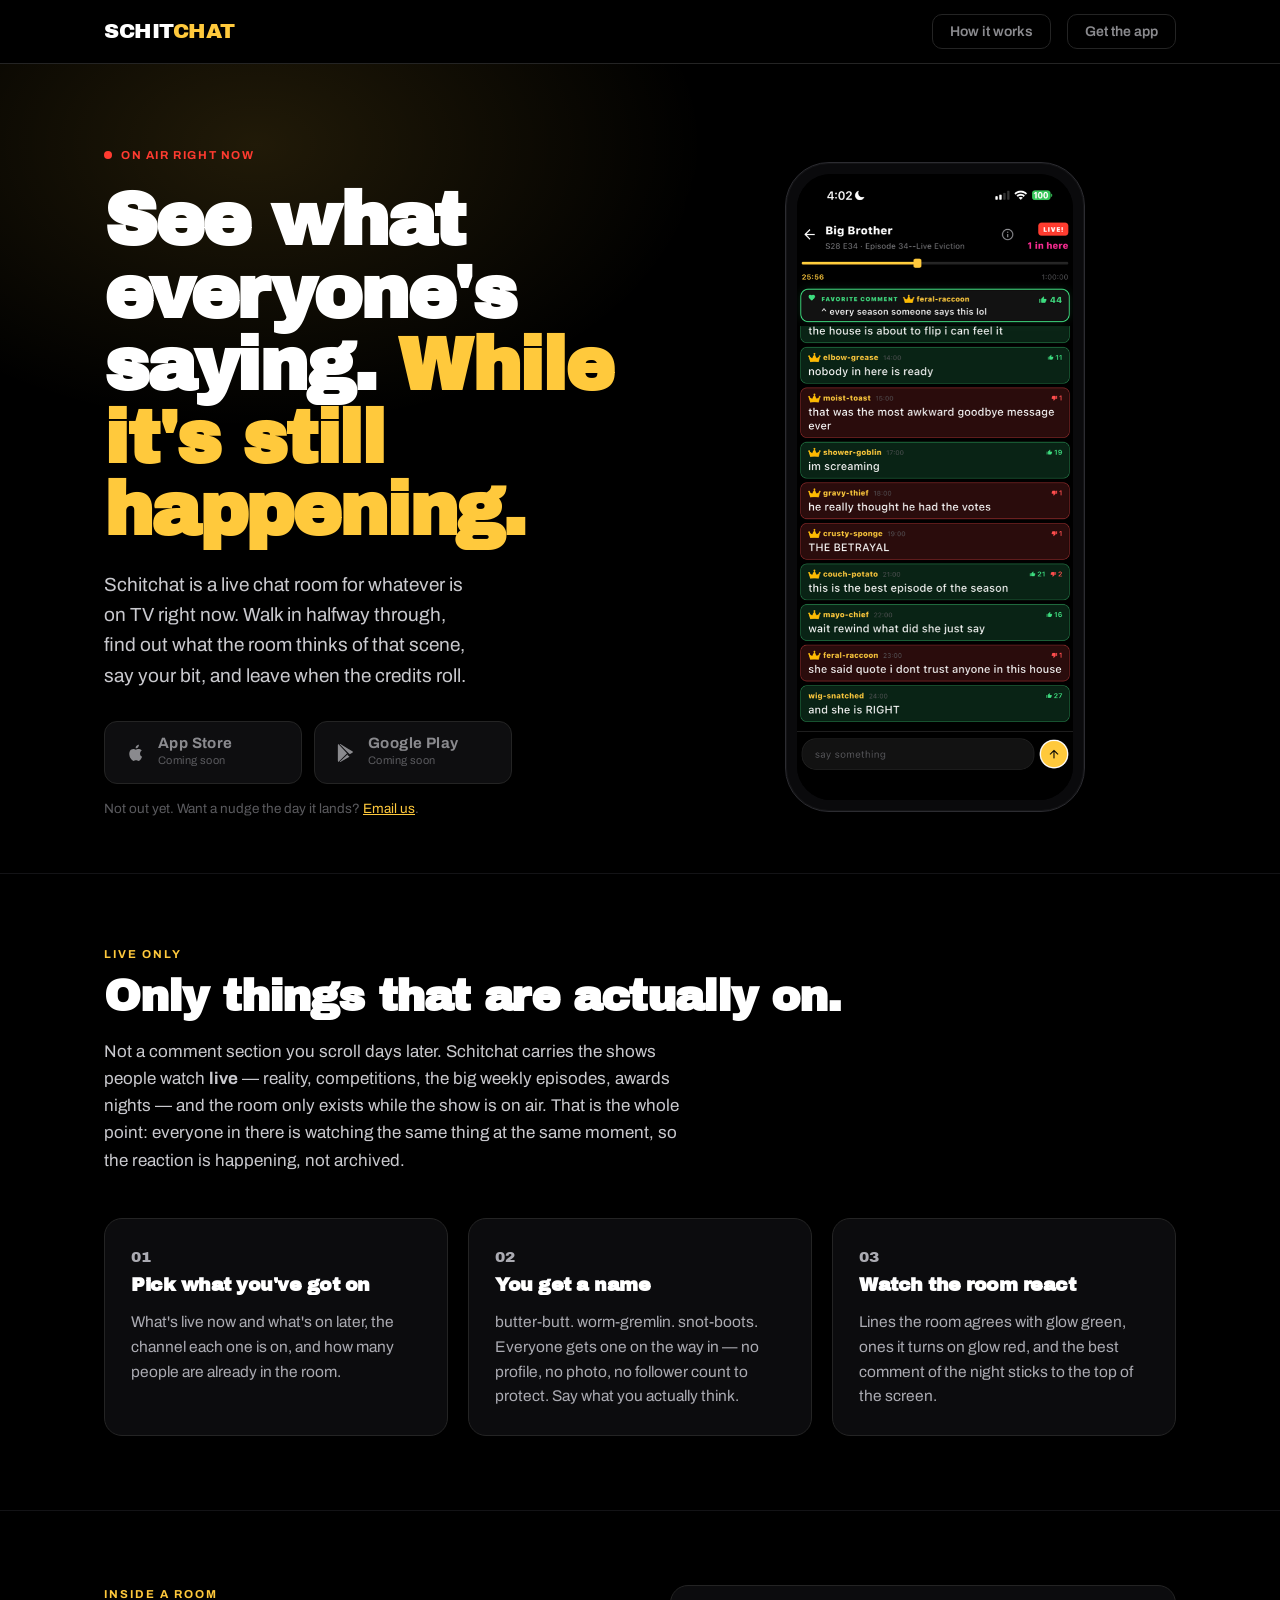
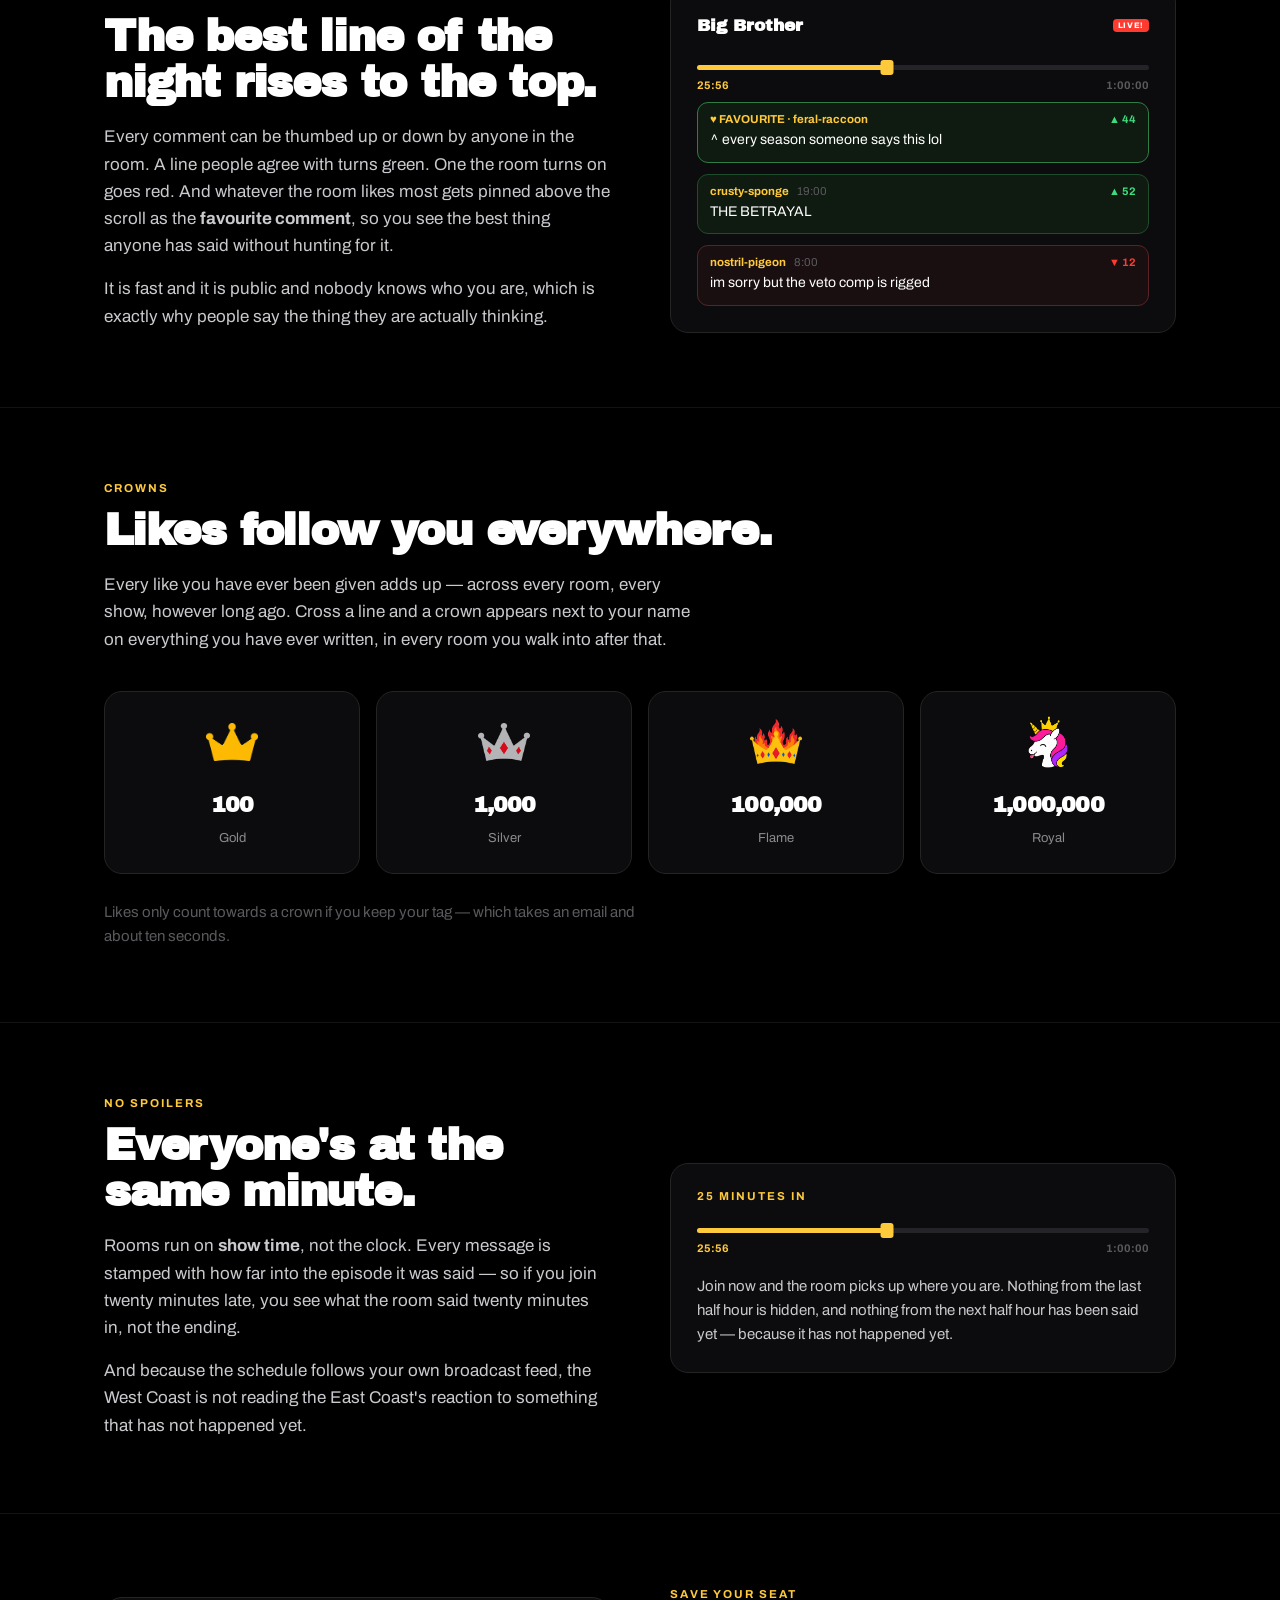
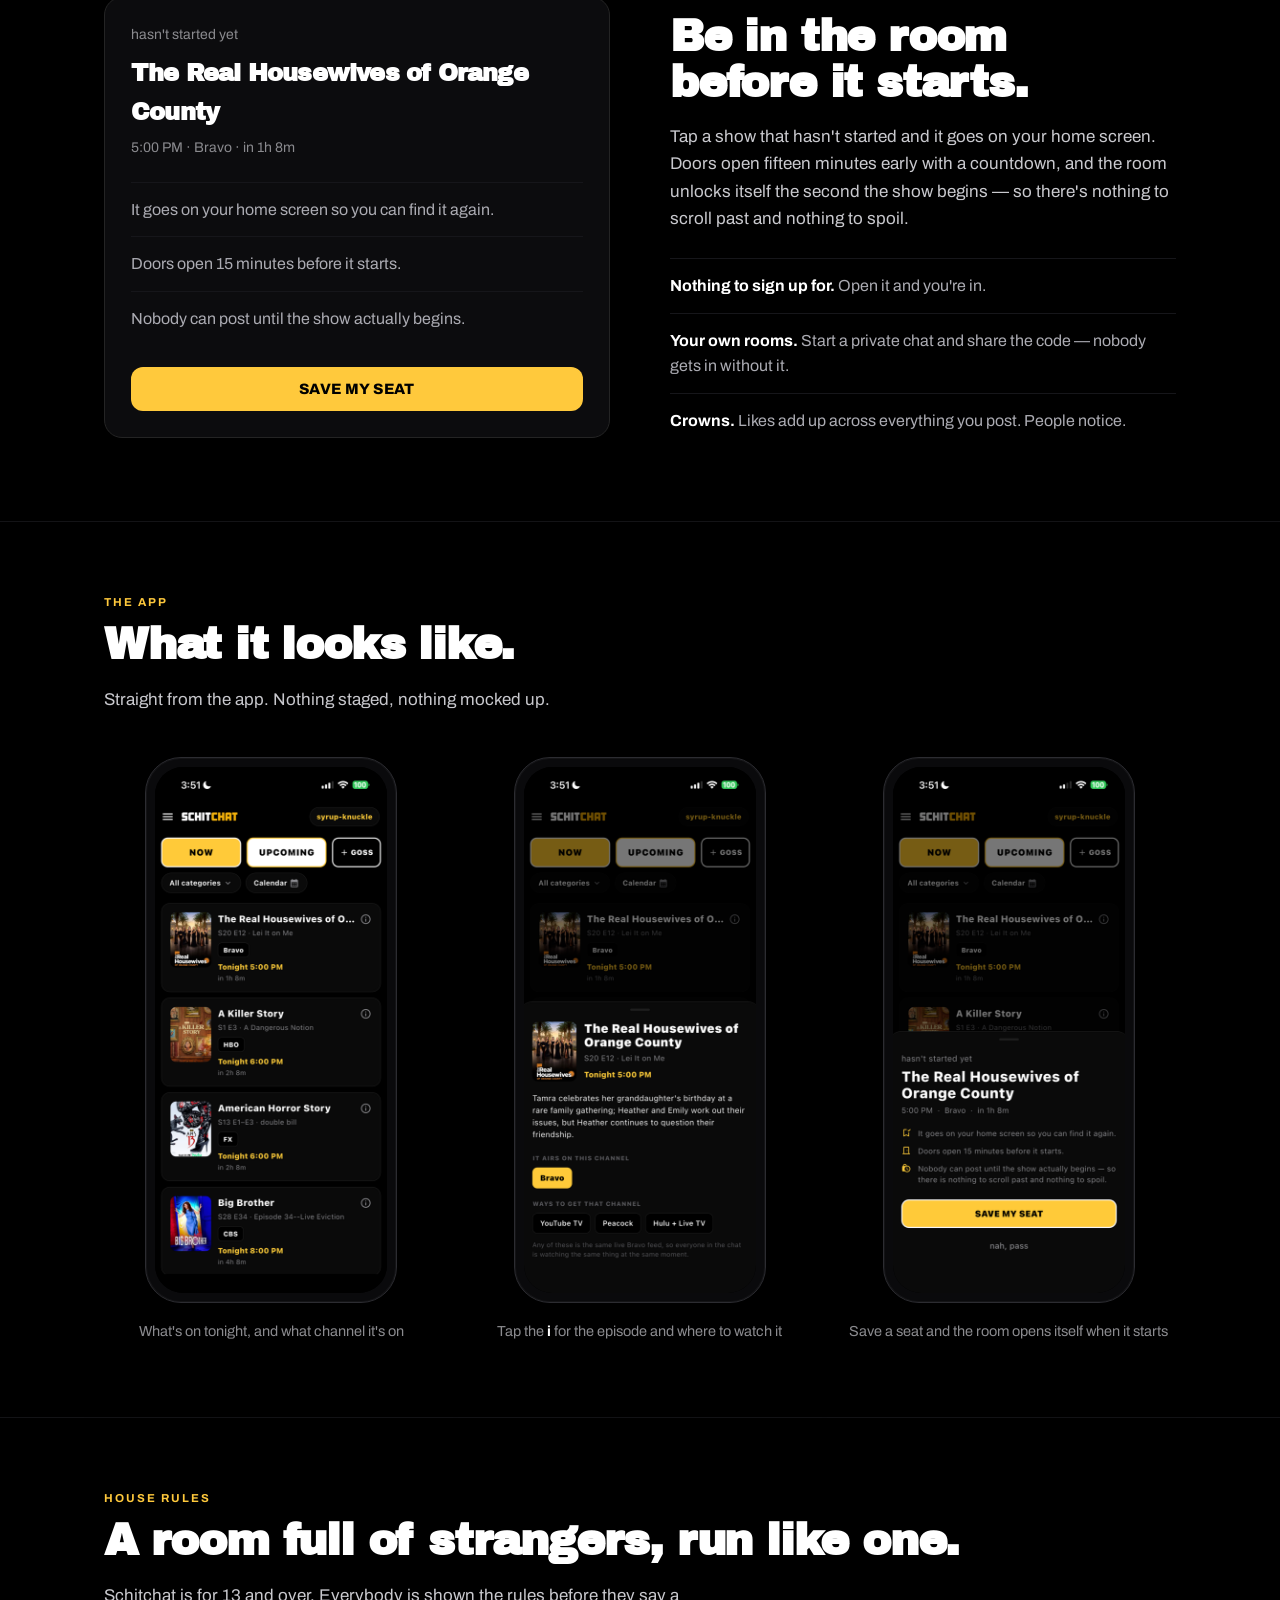
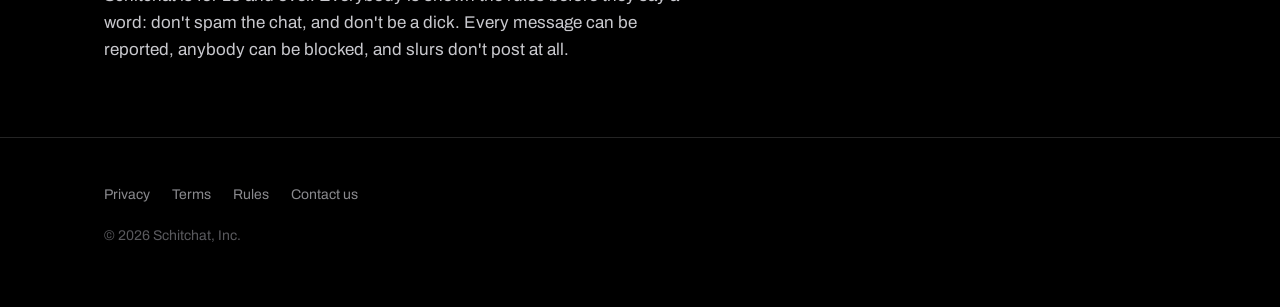
<file: index.html>
<!doctype html>
<html lang="en">
<head>
<meta charset="utf-8">
<meta name="viewport" content="width=device-width, initial-scale=1">
<title>Schitchat — watch live TV with everyone watching it</title>
<meta name="description" content="Schitchat opens a live chat room for every show on TV tonight. Walk in, talk through the whole thing, leave when the credits roll.">
<meta property="og:title" content="Schitchat">
<meta property="og:description" content="A live chat room for every show on tonight.">
<meta property="og:image" content="https://schitchat.com/logo_full.png">
<link rel="icon" href="/favicon.png">
<link rel="preconnect" href="https://fonts.googleapis.com">
<link rel="preconnect" href="https://fonts.gstatic.com" crossorigin>
<link rel="stylesheet" href="https://fonts.googleapis.com/css2?family=Archivo+Black&family=Archivo:wght@400;500;600;700&display=swap">
<style>
  :root{
    --bg:#000; --card:#121212; --edge:#242424; --text:#fff;
    --dim:#8A8A8E; --dimmer:#5A5A5E;
    --gold:#FFC93C; --live:#FF3B30; --crowd:#FF2D95; --good:#3DDC7F;
    --display:"Archivo Black","Archivo",-apple-system,Helvetica,Arial,sans-serif;
    --body:"Archivo",-apple-system,BlinkMacSystemFont,Helvetica,Arial,sans-serif;
  }
  *{box-sizing:border-box}
  html{scroll-behavior:smooth}
  body{margin:0;background:var(--bg);color:var(--text);font:400 17px/1.6 var(--body);
    -webkit-font-smoothing:antialiased;overflow-x:hidden}
  .wrap{max-width:1120px;margin:0 auto;padding:0 24px}
  a{color:inherit}

  /* ---------- nav ---------- */
  nav{position:sticky;top:0;z-index:50;background:rgba(0,0,0,.82);
    backdrop-filter:blur(14px);border-bottom:1px solid var(--edge)}
  nav .wrap{display:flex;align-items:center;gap:16px;padding-top:14px;padding-bottom:14px}
  .mark{font-family:var(--display);font-size:21px;letter-spacing:-.5px;text-decoration:none}
  .mark i{color:var(--gold);font-style:normal}
  nav .spacer{flex:1}
  .ghost{display:inline-block;padding:9px 17px;border:1px solid var(--edge);border-radius:10px;
    font:600 14px var(--body);text-decoration:none;color:var(--dim)}
  .ghost:hover{color:var(--text);border-color:#3a3a3a}

  /* ---------- hero ---------- */
  header{padding:76px 0 40px;position:relative;overflow:hidden}
  header::before{content:"";position:absolute;inset:-40% 30% 40% -30%;
    background:radial-gradient(closest-side,rgba(255,201,60,.13),transparent 70%);
    pointer-events:none}
  .hero{display:grid;grid-template-columns:1.05fr .95fr;gap:56px;align-items:center;position:relative}
  h1{font-family:var(--display);font-size:clamp(40px,6.4vw,74px);line-height:.98;
    letter-spacing:-2.2px;margin:0 0 22px;text-wrap:balance}
  h1 em{font-style:normal;color:var(--gold)}
  .lede{font-size:19px;color:#C9C9CE;max-width:33ch;margin:0 0 30px}
  .onair{display:inline-flex;align-items:center;gap:9px;margin-bottom:24px;
    font:700 11.5px var(--body);letter-spacing:1.6px;color:var(--live);text-transform:uppercase}
  .dot{width:8px;height:8px;border-radius:50%;background:var(--live);
    box-shadow:0 0 0 0 rgba(255,59,48,.65);animation:pulse 2s infinite}
  @keyframes pulse{70%{box-shadow:0 0 0 11px rgba(255,59,48,0)}100%{box-shadow:0 0 0 0 rgba(255,59,48,0)}}

  .stores{display:flex;gap:12px;flex-wrap:wrap;align-items:center}
  .store{display:flex;align-items:center;gap:11px;padding:13px 20px;border-radius:13px;
    background:#0e0e10;border:1px solid var(--edge);text-decoration:none;min-width:198px}
  .store svg{width:22px;height:22px;flex:none;fill:var(--dim)}
  .store b{display:block;font:700 15px var(--body);color:var(--dim);line-height:1.15}
  .store span{display:block;font-size:11px;color:var(--dimmer);letter-spacing:.4px}
  .soon{margin-top:14px;font-size:13.5px;color:var(--dimmer)}
  .soon a{color:var(--gold)}

  /* ---------- phone ---------- */
  .phone{justify-self:center;width:300px;aspect-ratio:9/19.5;border-radius:44px;
    background:#0a0a0c;border:1px solid #2c2c31;padding:11px;
    box-shadow:0 40px 90px rgba(0,0,0,.85),0 0 0 1px rgba(255,255,255,.04) inset}
  .screen{width:100%;height:100%;border-radius:34px;background:#000;overflow:hidden;
    display:flex;flex-direction:column}
  .screen img{width:100%;height:100%;object-fit:cover;object-position:top}
  .stub{padding:15px 13px;display:flex;flex-direction:column;gap:10px;height:100%}
  .stub .top{display:flex;align-items:center;justify-content:space-between}
  .stub .wm{font-family:var(--display);font-size:13px;letter-spacing:-.3px}
  .stub .wm i{color:var(--gold);font-style:normal}
  .tag{font:700 10.5px var(--body);color:var(--gold);border:1px solid #333;
    border-radius:99px;padding:4px 9px}
  .tabs{display:flex;gap:6px}
  .tab{flex:1;text-align:center;font:700 10.5px var(--body);padding:8px 0;border-radius:9px;
    border:1.5px solid #fff;color:#fff}
  .tab.on{background:var(--gold);color:#000;border-color:var(--gold)}
  .row{display:flex;gap:9px;background:#101012;border:1px solid var(--edge);
    border-radius:12px;padding:9px}
  .art{width:40px;height:54px;border-radius:6px;flex:none;
    background:linear-gradient(140deg,#242429,#38383f)}
  .art.bb{background:linear-gradient(140deg,#1d3a63,#2f6fb0)}
  .art.hw{background:linear-gradient(140deg,#6b2438,#c05a72)}
  .art.ks{background:linear-gradient(140deg,#4a331d,#8a6134)}
  .row .meta{min-width:0;flex:1}
  .row h4{margin:0;font:700 11.5px var(--body);white-space:nowrap;overflow:hidden;
    text-overflow:ellipsis}
  .row p{margin:2px 0 0;font-size:9.5px;color:var(--dim);white-space:nowrap;
    overflow:hidden;text-overflow:ellipsis}
  .chip{display:inline-block;margin-top:5px;font:700 8.5px var(--body);
    border:1px solid var(--edge);border-radius:5px;padding:2px 6px}
  .right{display:flex;flex-direction:column;align-items:flex-end;justify-content:center;gap:5px}
  .livetag{font:800 8px var(--body);letter-spacing:.7px;background:var(--live);
    color:#fff;border-radius:4px;padding:2px 5px}
  .count{font:800 10px var(--body);color:var(--crowd)}
  .join{background:var(--gold);color:#000;font:800 9px var(--body);letter-spacing:.5px;
    border-radius:7px;padding:5px 11px}
  .when{font:700 9.5px var(--body);color:var(--gold)}

  .screen .await{display:none;flex-direction:column;align-items:center;justify-content:center;
    gap:14px;height:100%;color:var(--dimmer);font-size:13px}
  .screen .await img{width:74px;height:auto;opacity:.5}
  .screen.empty .await{display:flex}

  .crowns{display:grid;grid-template-columns:repeat(4,1fr);gap:16px;margin-top:38px}
  .crown{background:#0c0c0e;border:1px solid var(--edge);border-radius:18px;
    padding:24px 18px;text-align:center}
  .crown img{width:52px;height:52px;object-fit:contain;margin-bottom:12px}
  .crown b{display:block;font-family:var(--display);font-size:22px;letter-spacing:-.8px}
  .crown span{display:block;font-size:13px;color:var(--dim);margin-top:5px}

  .gallery{display:grid;grid-template-columns:repeat(3,1fr);gap:34px;margin-top:44px}
  .gallery figure{margin:0;text-align:center}
  .phone.sm{width:100%;max-width:252px;margin:0 auto;border-radius:36px;padding:9px}
  .phone.sm .screen{border-radius:28px}
  .gallery figcaption{margin-top:18px;font-size:14.5px;color:var(--dim);line-height:1.5}
  .gallery figcaption b{color:var(--text)}

  /* ---------- sections ---------- */
  section{padding:74px 0;border-top:1px solid #131316}
  .eyebrow{font:700 11.5px var(--body);letter-spacing:2px;color:var(--gold);
    text-transform:uppercase;margin:0 0 14px}
  h2{font-family:var(--display);font-size:clamp(28px,3.9vw,44px);line-height:1.04;
    letter-spacing:-1.2px;margin:0 0 18px;text-wrap:balance}
  .sub{color:#C9C9CE;max-width:60ch;margin:0}

  .three{display:grid;grid-template-columns:repeat(3,1fr);gap:20px;margin-top:44px}
  .cell{background:#0c0c0e;border:1px solid var(--edge);border-radius:18px;padding:26px}
  .cell h3{font-family:var(--display);font-size:19px;letter-spacing:-.5px;margin:0 0 10px}
  .cell p{margin:0;font-size:15.5px;color:#ABABB2}
  .num{font-family:var(--display);font-size:13px;color:var(--gold);margin:0 0 14px}

  .split{display:grid;grid-template-columns:1fr 1fr;gap:60px;align-items:center}
  .split.flip .copy{order:2}

  /* the show-clock illustration */
  .clockbox{background:#0c0c0e;border:1px solid var(--edge);border-radius:18px;padding:26px}
  .bar{height:5px;border-radius:3px;background:#242428;position:relative;margin:26px 0 9px}
  .bar i{position:absolute;inset:0 auto 0 0;width:42%;border-radius:3px;background:var(--gold)}
  .bar b{position:absolute;left:42%;top:-5px;width:13px;height:15px;border-radius:3px;
    background:var(--gold);transform:translateX(-50%)}
  .times{display:flex;justify-content:space-between;font:700 11px var(--body);color:var(--gold)}
  .times span:last-child{color:var(--dimmer)}
  .msg{background:#0f1a10;border:1px solid #1e4d2b;border-radius:11px;padding:10px 12px;margin-top:11px}
  .msg.bad{background:#1a0f10;border-color:#5a2226}
  .msg .who{font:700 11.5px var(--body);color:var(--gold)}
  .msg .who em{font-style:normal;color:var(--dimmer);font-weight:400;margin-left:6px}
  .msg .who b{float:right;color:var(--good);font-size:11px}
  .msg.bad .who b{color:var(--live)}
  .msg p{margin:4px 0 0;font-size:14px}

  ul.plain{list-style:none;padding:0;margin:26px 0 0}
  ul.plain li{padding:14px 0;border-top:1px solid #16161a;font-size:16px;color:#ABABB2}
  ul.plain li b{color:var(--text);font-weight:700}

  footer{border-top:1px solid var(--edge);padding:46px 0 60px;color:var(--dimmer);font-size:14px}
  footer .links{display:flex;gap:22px;flex-wrap:wrap;margin-bottom:18px}
  footer a{color:var(--dim);text-decoration:none}
  footer a:hover{color:var(--text)}

  @media (max-width:760px){ .crowns{grid-template-columns:repeat(2,1fr)}
    .gallery{grid-template-columns:1fr;gap:44px} }
  @media (max-width:900px){
    .hero,.split{grid-template-columns:1fr;gap:40px}
    .split.flip .copy{order:0}
    .three{grid-template-columns:1fr}
    header{padding-top:46px}
    .phone{width:270px}
  }
</style>
</head>
<body>

<nav><div class="wrap">
  <a class="mark" href="/">SCHIT<i>CHAT</i></a>
  <span class="spacer"></span>
  <a class="ghost" href="#how">How it works</a>
  <a class="ghost" href="#get">Get the app</a>
</div></nav>

<header><div class="wrap hero">
  <div>
    <div class="onair"><span class="dot"></span> On air right now</div>
    <h1>See what everyone's saying. <em>While it's still happening.</em></h1>
    <p class="lede">Schitchat is a live chat room for whatever is on TV right now.
      Walk in halfway through, find out what the room thinks of that scene, say
      your bit, and leave when the credits roll.</p>
    <div class="stores" id="get">
      <span class="store">
        <svg viewBox="0 0 24 24"><path d="M16.4 12.7c0-2.2 1.8-3.3 1.9-3.3-1-1.5-2.6-1.7-3.2-1.7-1.4-.1-2.7.8-3.3.8-.7 0-1.7-.8-2.8-.8-1.5 0-2.8.8-3.6 2.1-1.5 2.6-.4 6.5 1.1 8.6.7 1 1.6 2.2 2.7 2.2 1.1 0 1.5-.7 2.8-.7s1.6.7 2.8.7c1.1 0 1.9-1 2.6-2.1.8-1.2 1.2-2.4 1.2-2.5-.1 0-2.2-.9-2.2-3.3zM14.3 5.6c.6-.7 1-1.7.9-2.7-.9 0-2 .6-2.6 1.3-.6.6-1.1 1.7-.9 2.6 1 .1 2-.5 2.6-1.2z"/></svg>
        <span><b>App Store</b><span>Coming soon</span></span>
      </span>
      <span class="store">
        <svg viewBox="0 0 24 24"><path d="M3.6 2.3c-.3.3-.5.8-.5 1.4v16.6c0 .6.2 1.1.5 1.4l.1.1 9.3-9.3v-.2L3.6 2.3zm12.5 6.2L13.8 11l2.3 2.3 2.8-1.6c.8-.5.8-1.3 0-1.7l-2.8-1.5zm-1 3.7L5.1 21.6c.3.3.7.3 1.2 0l9.5-5.4-2.7-2.7v-.1.6zM5.1 2.4l9.5 9.5 2.7-2.7L6.3 2.4c-.5-.3-.9-.3-1.2 0z"/></svg>
        <span><b>Google Play</b><span>Coming soon</span></span>
      </span>
    </div>
    <p class="soon">Not out yet. Want a nudge the day it lands?
      <a href="mailto:what@schitchat.com?subject=Tell%20me%20when%20Schitchat%20is%20out">Email us</a>.</p>
  </div>

  <div class="phone"><div class="screen">
    <img src="/shots/chat.png" alt="A Schitchat room during a live episode of Big Brother">
  </div></div>
</div></header>

<section id="how"><div class="wrap">
  <p class="eyebrow">Live only</p>
  <h2>Only things that are actually on.</h2>
  <p class="sub">Not a comment section you scroll days later. Schitchat carries the
    shows people watch <b>live</b> — reality, competitions, the big weekly episodes,
    awards nights — and the room only exists while the show is on air. That is the
    whole point: everyone in there is watching the same thing at the same moment,
    so the reaction is happening, not archived.</p>

  <div class="three">
    <div class="cell">
      <p class="num">01</p>
      <h3>Pick what you've got on</h3>
      <p>What's live now and what's on later, the channel each one is on, and how
        many people are already in the room.</p>
    </div>
    <div class="cell">
      <p class="num">02</p>
      <h3>You get a name</h3>
      <p>butter-butt. worm-gremlin. snot-boots. Everyone gets one on the way in —
        no profile, no photo, no follower count to protect. Say what you actually think.</p>
    </div>
    <div class="cell">
      <p class="num">03</p>
      <h3>Watch the room react</h3>
      <p>Lines the room agrees with glow green, ones it turns on glow red, and the
        best comment of the night sticks to the top of the screen.</p>
    </div>
  </div>
</div></section>

<section><div class="wrap split">
  <div class="copy">
    <p class="eyebrow">Inside a room</p>
    <h2>The best line of the night rises to the top.</h2>
    <p class="sub">Every comment can be thumbed up or down by anyone in the room.
      A line people agree with turns green. One the room turns on goes red. And
      whatever the room likes most gets pinned above the scroll as the
      <b>favourite comment</b>, so you see the best thing anyone has said without
      hunting for it.</p>
    <p class="sub" style="margin-top:16px">It is fast and it is public and nobody
      knows who you are, which is exactly why people say the thing they are
      actually thinking.</p>
  </div>
  <div class="clockbox">
    <div style="display:flex;justify-content:space-between;align-items:center">
      <strong style="font-family:var(--display);font-size:17px">Big Brother</strong>
      <span class="livetag">LIVE!</span>
    </div>
    <div class="bar"><i></i><b></b></div>
    <div class="times"><span>25:56</span><span>1:00:00</span></div>
    <div class="msg" style="border-color:#2f7d45;background:#0f1a10">
      <div class="who">♥ FAVOURITE · feral-raccoon <b>▲ 44</b></div>
      <p>^ every season someone says this lol</p></div>
    <div class="msg"><div class="who">crusty-sponge <em>19:00</em> <b>▲ 52</b></div>
      <p>THE BETRAYAL</p></div>
    <div class="msg bad"><div class="who">nostril-pigeon <em>8:00</em> <b>▼ 12</b></div>
      <p>im sorry but the veto comp is rigged</p></div>
  </div>
</div></section>

<section><div class="wrap">
  <p class="eyebrow">Crowns</p>
  <h2>Likes follow you everywhere.</h2>
  <p class="sub">Every like you have ever been given adds up — across every room,
    every show, however long ago. Cross a line and a crown appears next to your
    name on everything you have ever written, in every room you walk into after that.</p>
  <div class="crowns">
    <div class="crown"><img src="/shots/crown_gold.png" alt=""><b>100</b><span>Gold</span></div>
    <div class="crown"><img src="/shots/crown_silver.png" alt=""><b>1,000</b><span>Silver</span></div>
    <div class="crown"><img src="/shots/crown_flame.png" alt=""><b>100,000</b><span>Flame</span></div>
    <div class="crown"><img src="/shots/crown_royal.png" alt=""><b>1,000,000</b><span>Royal</span></div>
  </div>
  <p class="sub" style="margin-top:26px;color:var(--dimmer);font-size:15px">
    Likes only count towards a crown if you keep your tag — which takes an email
    and about ten seconds.</p>
</div></section>

<section><div class="wrap split">
  <div class="copy">
    <p class="eyebrow">No spoilers</p>
    <h2>Everyone's at the same minute.</h2>
    <p class="sub">Rooms run on <b>show time</b>, not the clock. Every message is
      stamped with how far into the episode it was said — so if you join twenty
      minutes late, you see what the room said twenty minutes in, not the ending.</p>
    <p class="sub" style="margin-top:16px">And because the schedule follows your own
      broadcast feed, the West Coast is not reading the East Coast's reaction to
      something that has not happened yet.</p>
  </div>
  <div class="clockbox">
    <p style="margin:0 0 6px;font:700 11.5px var(--body);letter-spacing:2px;
      color:var(--gold);text-transform:uppercase">25 minutes in</p>
    <div class="bar"><i></i><b></b></div>
    <div class="times"><span>25:56</span><span>1:00:00</span></div>
    <p class="sub" style="font-size:15px;margin-top:20px">Join now and the room
      picks up where you are. Nothing from the last half hour is hidden, and
      nothing from the next half hour has been said yet — because it has not
      happened yet.</p>
  </div>
</div></section>

<section><div class="wrap split flip">
  <div class="copy">
    <p class="eyebrow">Save your seat</p>
    <h2>Be in the room before it starts.</h2>
    <p class="sub">Tap a show that hasn't started and it goes on your home screen.
      Doors open fifteen minutes early with a countdown, and the room unlocks itself
      the second the show begins — so there's nothing to scroll past and nothing to spoil.</p>
    <ul class="plain">
      <li><b>Nothing to sign up for.</b> Open it and you're in.</li>
      <li><b>Your own rooms.</b> Start a private chat and share the code — nobody gets in without it.</li>
      <li><b>Crowns.</b> Likes add up across everything you post. People notice.</li>
    </ul>
  </div>
  <div class="clockbox">
    <p style="margin:0;color:var(--dim);font-size:14px">hasn't started yet</p>
    <h3 style="font-family:var(--display);font-size:24px;letter-spacing:-.8px;margin:8px 0 6px">
      The Real Housewives of Orange County</h3>
    <p style="margin:0 0 22px;color:var(--dim);font-size:14px">5:00 PM · Bravo · in 1h 8m</p>
    <ul class="plain" style="margin:0">
      <li>It goes on your home screen so you can find it again.</li>
      <li>Doors open 15 minutes before it starts.</li>
      <li>Nobody can post until the show actually begins.</li>
    </ul>
    <div style="margin-top:22px;background:var(--gold);color:#000;text-align:center;
      border-radius:12px;padding:14px;font:800 15px var(--body);letter-spacing:.4px">SAVE MY SEAT</div>
  </div>
</div></section>

<section><div class="wrap">
  <p class="eyebrow">The app</p>
  <h2>What it looks like.</h2>
  <p class="sub">Straight from the app. Nothing staged, nothing mocked up.</p>
  <div class="gallery">
    <figure><div class="phone sm"><div class="screen"><img src="/shots/home.png" alt="Tonight's shows"></div></div>
      <figcaption>What's on tonight, and what channel it's on</figcaption></figure>
    <figure><div class="phone sm"><div class="screen"><img src="/shots/info.png" alt="Show information"></div></div>
      <figcaption>Tap the <b>i</b> for the episode and where to watch it</figcaption></figure>
    <figure><div class="phone sm"><div class="screen"><img src="/shots/seat.png" alt="Save my seat"></div></div>
      <figcaption>Save a seat and the room opens itself when it starts</figcaption></figure>
  </div>
</div></section>

<section><div class="wrap">
  <p class="eyebrow">House rules</p>
  <h2>A room full of strangers, run like one.</h2>
  <p class="sub">Schitchat is for 13 and over. Everybody is shown the rules before they
    say a word: don't spam the chat, and don't be a dick. Every message can be
    reported, anybody can be blocked, and slurs don't post at all.</p>
</div></section>

<footer><div class="wrap">
  <div class="links">
    <a href="/privacy.html">Privacy</a>
    <a href="/terms.html">Terms</a>
    <a href="/guidelines.html">Rules</a>
    <a href="/support.html">Contact us</a>
  </div>
  <div>© 2026 Schitchat, Inc.</div>
</div></footer>

</body>
</html>
</file>
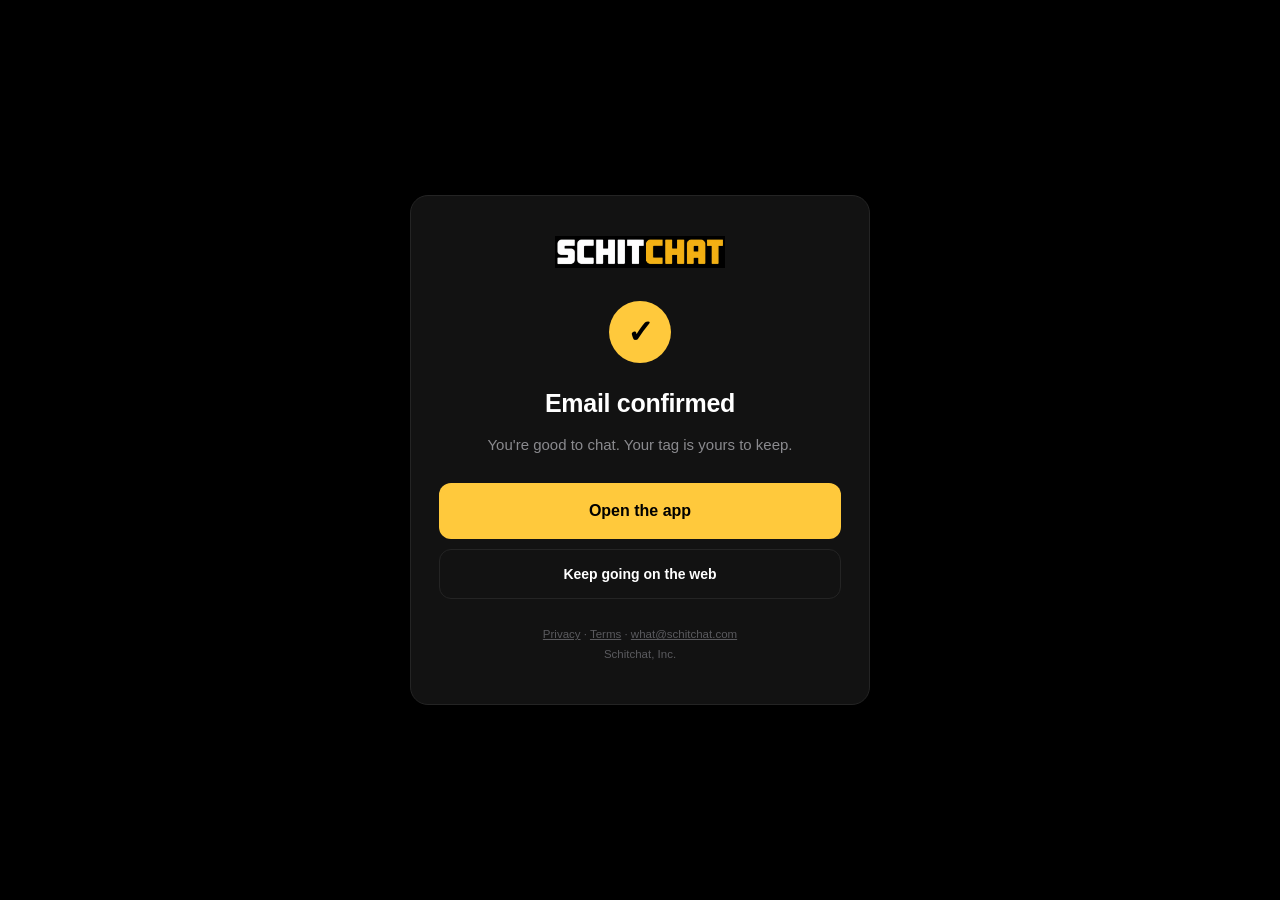
<file: confirmed.html>
<!DOCTYPE html>
<html lang="en">
<head>
<meta charset="utf-8">
<meta name="viewport" content="width=device-width, initial-scale=1">
<title>Email confirmed — Schitchat</title>
<link rel="icon" type="image/png" href="favicon.png">
<style>
  :root { color-scheme: dark; }
  * { box-sizing: border-box; }
  body {
    margin: 0; min-height: 100vh; background: #000; color: #fff;
    font: 15px/1.6 -apple-system, BlinkMacSystemFont, "Segoe UI", Helvetica, Arial, sans-serif;
    display: flex; align-items: center; justify-content: center; padding: 24px;
  }
  .card {
    width: 100%; max-width: 460px; background: #121212; border: 1px solid #242424;
    border-radius: 18px; padding: 40px 28px; text-align: center;
  }
  img.mark { width: 170px; max-width: 65%; height: auto; margin-bottom: 26px; }
  .tick {
    width: 62px; height: 62px; margin: 0 auto 20px; border-radius: 50%;
    background: #FFC93C; display: flex; align-items: center; justify-content: center;
    font-size: 32px; color: #000; font-weight: 900;
  }
  h1 { margin: 0 0 10px; font-size: 25px; font-weight: 800; letter-spacing: -0.3px; }
  p  { margin: 0 0 26px; color: #8A8A8E; }
  a.btn {
    display: block; padding: 15px 20px; border-radius: 12px; text-decoration: none;
    font-weight: 800; font-size: 16px; background: #FFC93C; color: #000;
  }
  a.ghost {
    display: block; margin-top: 10px; padding: 13px 20px; border-radius: 12px;
    border: 1px solid #242424; color: #fff; text-decoration: none;
    font-weight: 600; font-size: 14px;
  }
  footer { margin-top: 26px; color: #5A5A5E; font-size: 11.5px; line-height: 1.7; }
  footer a { color: #5A5A5E; }
</style>
</head>
<body>
  <div class="card">
    <img class="mark" src="wordmark.png" alt="Schitchat">
    <div class="tick">&check;</div>
    <h1>Email confirmed</h1>
    <p>You're good to chat. Your tag is yours to keep.</p>

    <!-- Tries the installed app first. If the app isn't there the custom
         scheme silently does nothing, which is why the web link sits right
         underneath rather than behind a redirect that might strand someone. -->
    <a class="btn" id="open" href="schitchat://confirmed">Open the app</a>
    <a class="ghost" href="https://schitchat.com/">Keep going on the web</a>

    <footer>
      <a href="privacy.html">Privacy</a> ·
      <a href="terms.html">Terms</a> ·
      <a href="mailto:what@schitchat.com">what@schitchat.com</a><br>
      Schitchat, Inc.
    </footer>
  </div>

  <script>
    // On a phone, try to hand off to the app straight away. Desktop browsers
    // get nothing useful from a custom scheme, so don't bother them with it.
    if (/iPhone|iPad|iPod|Android/i.test(navigator.userAgent)) {
      setTimeout(function () { window.location = 'schitchat://confirmed'; }, 350);
    }
  </script>
</body>
</html>
</file>
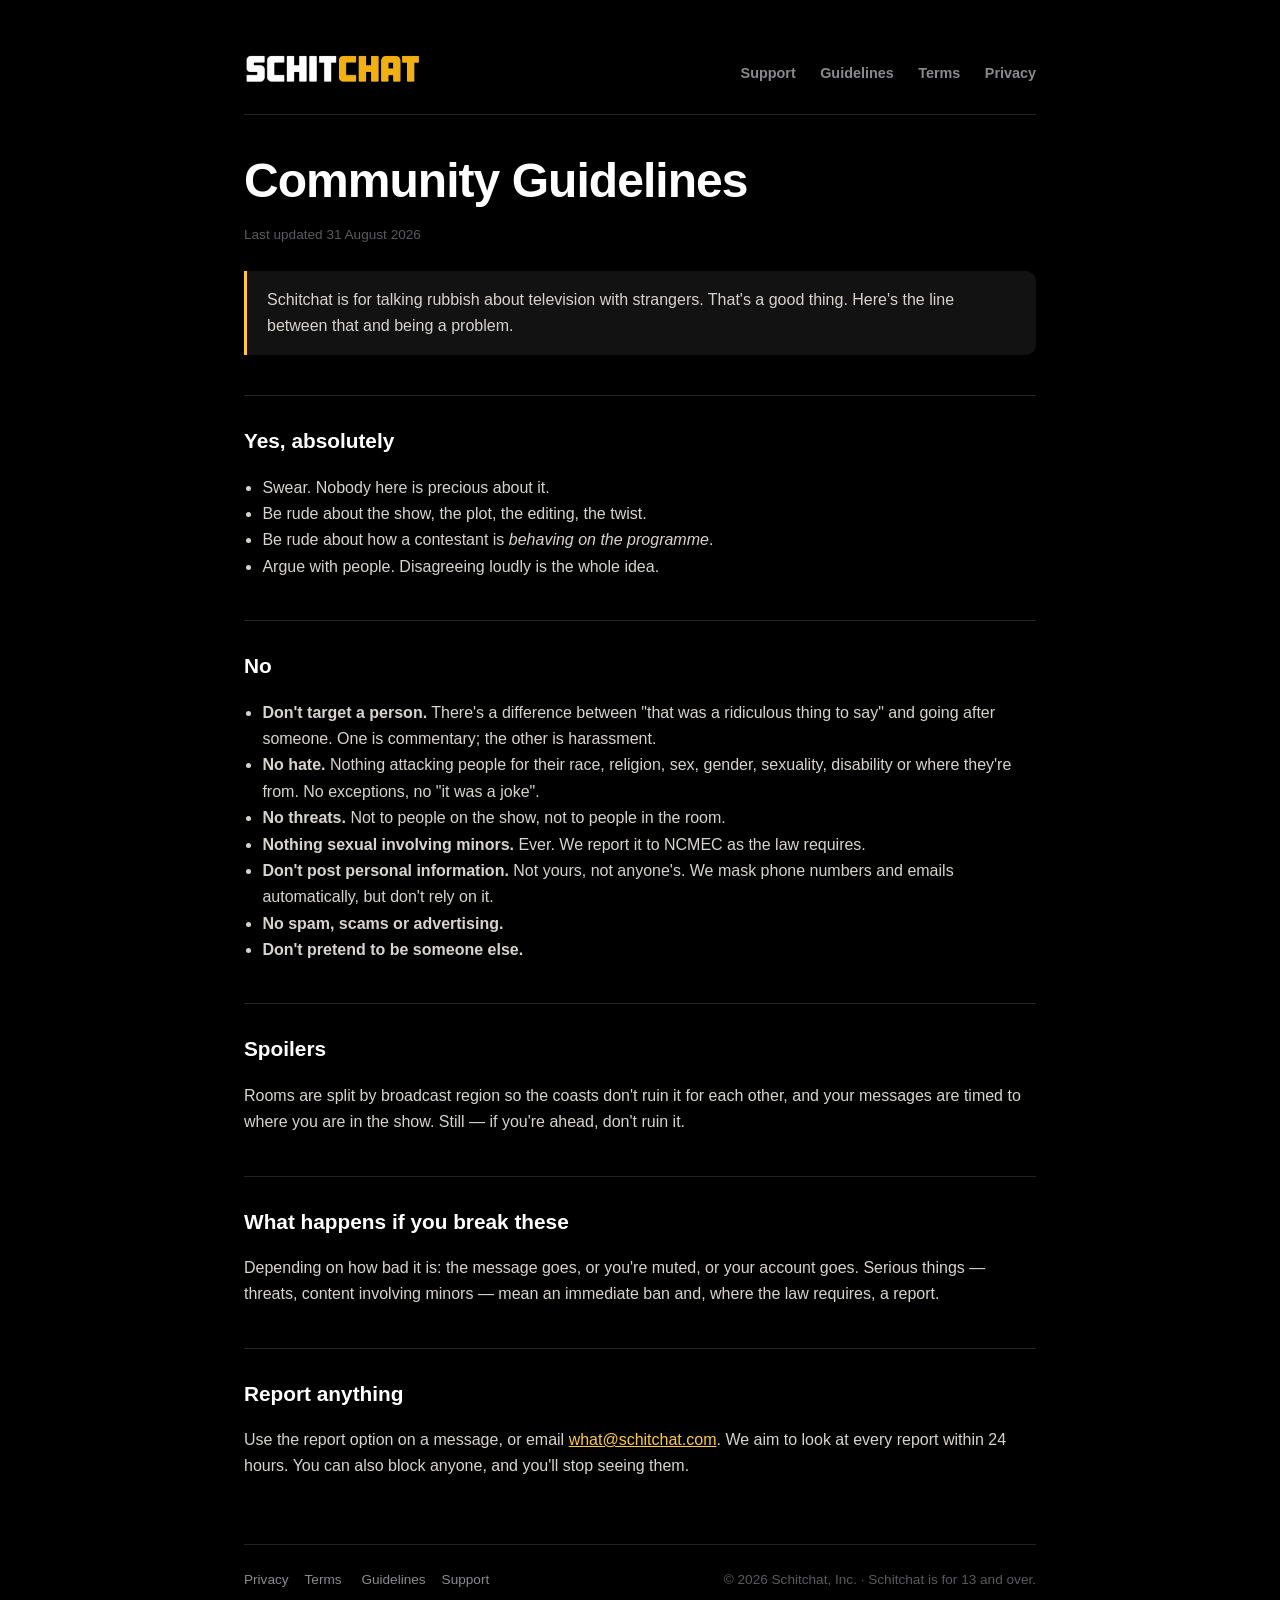
<file: guidelines.html>
<!doctype html><html lang="en"><head><meta charset="utf-8">
<meta name="viewport" content="width=device-width,initial-scale=1">
<link rel="icon" href="/favicon.png"><link rel="stylesheet" href="/style.css">
<title>Community Guidelines — Schitchat</title><meta name="description" content="How to behave in a Schitchat room.">
</head><body><div class="wrap">
<header class="site">
  <a href="/"><img src="wordmark.png" alt="Schitchat"></a>
  <nav>
    <a href="/support.html">Support</a>
    <a href="/guidelines.html">Guidelines</a>
    <a href="/terms.html">Terms</a>
    <a href="/privacy.html">Privacy</a>
  </nav>
</header>


<div class="legal">
<h1>Community Guidelines</h1>
<p class="meta">Last updated 31 August 2026</p>

<div class="callout"><p>Schitchat is for talking rubbish about television with strangers.
That's a good thing. Here's the line between that and being a problem.</p></div>

<h2>Yes, absolutely</h2>
<ul>
  <li>Swear. Nobody here is precious about it.</li>
  <li>Be rude about the show, the plot, the editing, the twist.</li>
  <li>Be rude about how a contestant is <em>behaving on the programme</em>.</li>
  <li>Argue with people. Disagreeing loudly is the whole idea.</li>
</ul>

<h2>No</h2>
<ul>
  <li><strong>Don't target a person.</strong> There's a difference between "that was a
  ridiculous thing to say" and going after someone. One is commentary; the other is
  harassment.</li>
  <li><strong>No hate.</strong> Nothing attacking people for their race, religion, sex,
  gender, sexuality, disability or where they're from. No exceptions, no "it was a joke".</li>
  <li><strong>No threats.</strong> Not to people on the show, not to people in the room.</li>
  <li><strong>Nothing sexual involving minors.</strong> Ever. We report it to NCMEC as the
  law requires.</li>
  <li><strong>Don't post personal information.</strong> Not yours, not anyone's. We mask
  phone numbers and emails automatically, but don't rely on it.</li>
  <li><strong>No spam, scams or advertising.</strong></li>
  <li><strong>Don't pretend to be someone else.</strong></li>
</ul>

<h2>Spoilers</h2>
<p>Rooms are split by broadcast region so the coasts don't ruin it for each other, and your
messages are timed to where you are in the show. Still &mdash; if you're ahead, don't ruin it.</p>

<h2>What happens if you break these</h2>
<p>Depending on how bad it is: the message goes, or you're muted, or your account goes. Serious
things &mdash; threats, content involving minors &mdash; mean an immediate ban and, where the
law requires, a report.</p>

<h2>Report anything</h2>
<p>Use the report option on a message, or email
<a href="mailto:what@schitchat.com">what@schitchat.com</a>. We aim to look at every report
within 24 hours. You can also block anyone, and you'll stop seeing them.</p>
</div>

<footer class="site">
  <div>
    <a href="/privacy.html">Privacy</a><a href="/terms.html">Terms</a>
    <a href="/guidelines.html">Guidelines</a><a href="/support.html">Support</a>
  </div>
  <div>&copy; 2026 Schitchat, Inc. &middot; Schitchat is for 13 and over.</div>
</footer>

</div></body></html>
</file>
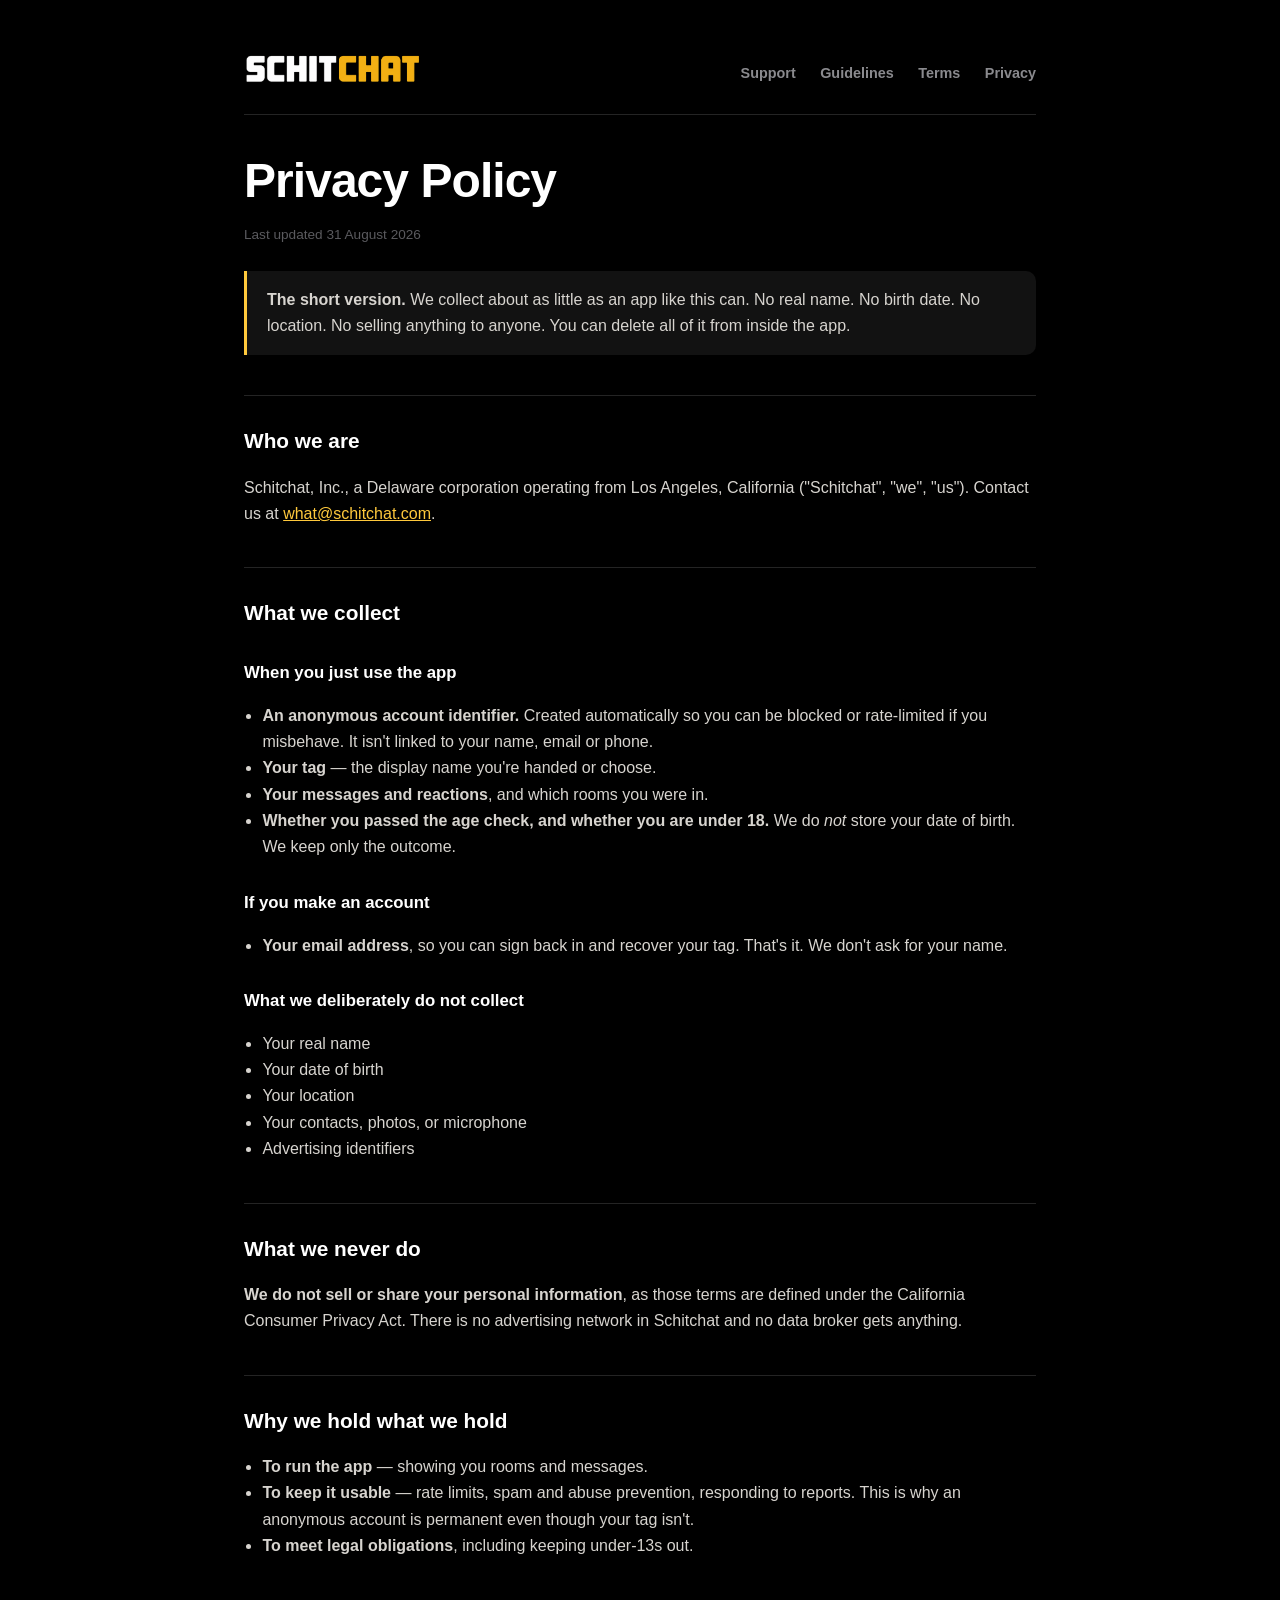
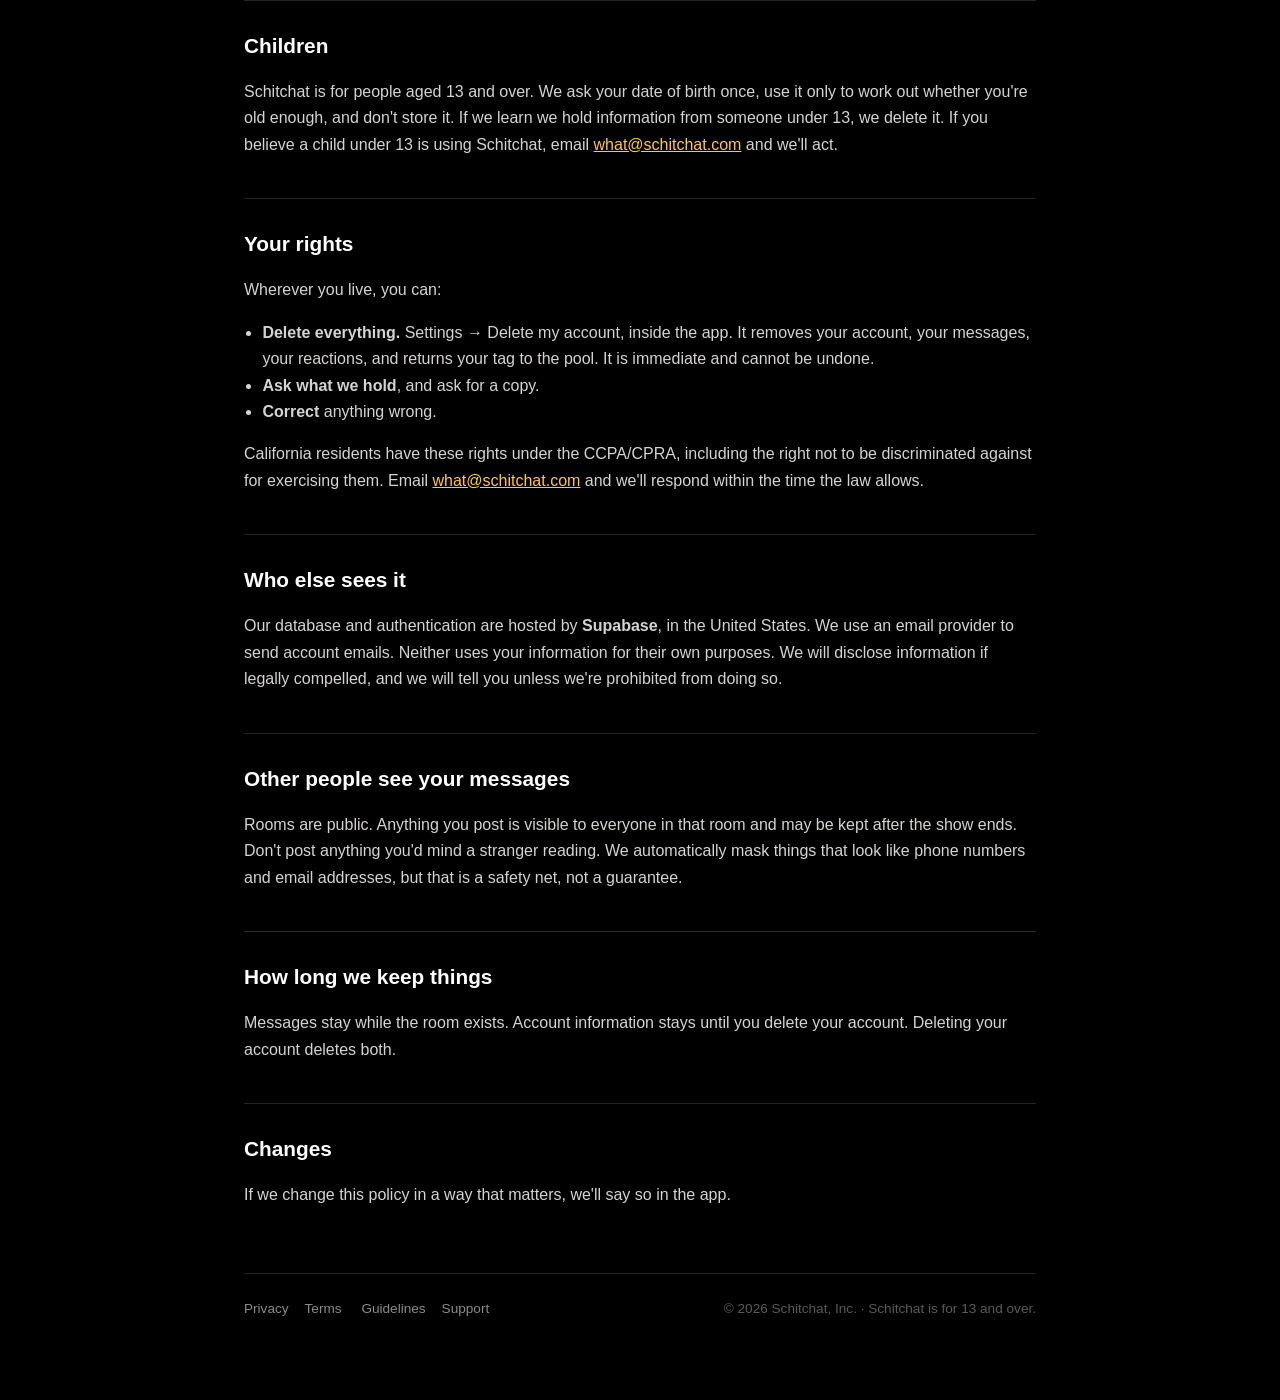
<file: privacy.html>
<!doctype html><html lang="en"><head><meta charset="utf-8">
<meta name="viewport" content="width=device-width,initial-scale=1">
<link rel="icon" href="/favicon.png"><link rel="stylesheet" href="/style.css">
<title>Privacy Policy — Schitchat</title><meta name="description" content="What Schitchat collects, why, and how to get rid of it.">
</head><body><div class="wrap">
<header class="site">
  <a href="/"><img src="wordmark.png" alt="Schitchat"></a>
  <nav>
    <a href="/support.html">Support</a>
    <a href="/guidelines.html">Guidelines</a>
    <a href="/terms.html">Terms</a>
    <a href="/privacy.html">Privacy</a>
  </nav>
</header>


<div class="legal">
<h1>Privacy Policy</h1>
<p class="meta">Last updated 31 August 2026</p>

<div class="callout"><p><strong>The short version.</strong> We collect about as little as an
app like this can. No real name. No birth date. No location. No selling anything to anyone.
You can delete all of it from inside the app.</p></div>

<h2>Who we are</h2>
<p>Schitchat, Inc., a Delaware corporation operating from Los Angeles, California
("Schitchat", "we", "us"). Contact us at <a href="mailto:what@schitchat.com">what@schitchat.com</a>.</p>

<h2>What we collect</h2>
<h3>When you just use the app</h3>
<ul>
  <li><strong>An anonymous account identifier.</strong> Created automatically so you can be
  blocked or rate-limited if you misbehave. It isn't linked to your name, email or phone.</li>
  <li><strong>Your tag</strong> &mdash; the display name you're handed or choose.</li>
  <li><strong>Your messages and reactions</strong>, and which rooms you were in.</li>
  <li><strong>Whether you passed the age check, and whether you are under 18.</strong>
  We do <em>not</em> store your date of birth. We keep only the outcome.</li>
</ul>

<h3>If you make an account</h3>
<ul><li><strong>Your email address</strong>, so you can sign back in and recover your tag.
That's it. We don't ask for your name.</li></ul>

<h3>What we deliberately do not collect</h3>
<ul>
  <li>Your real name</li>
  <li>Your date of birth</li>
  <li>Your location</li>
  <li>Your contacts, photos, or microphone</li>
  <li>Advertising identifiers</li>
</ul>

<h2>What we never do</h2>
<p><strong>We do not sell or share your personal information</strong>, as those terms are
defined under the California Consumer Privacy Act. There is no advertising network in
Schitchat and no data broker gets anything.</p>

<h2>Why we hold what we hold</h2>
<ul>
  <li><strong>To run the app</strong> &mdash; showing you rooms and messages.</li>
  <li><strong>To keep it usable</strong> &mdash; rate limits, spam and abuse prevention,
  responding to reports. This is why an anonymous account is permanent even though your tag
  isn't.</li>
  <li><strong>To meet legal obligations</strong>, including keeping under-13s out.</li>
</ul>

<h2>Children</h2>
<p>Schitchat is for people aged 13 and over. We ask your date of birth once, use it only to
work out whether you're old enough, and don't store it. If we learn we hold information from
someone under 13, we delete it. If you believe a child under 13 is using Schitchat, email
<a href="mailto:what@schitchat.com">what@schitchat.com</a> and we'll act.</p>

<h2>Your rights</h2>
<p>Wherever you live, you can:</p>
<ul>
  <li><strong>Delete everything.</strong> Settings &rarr; Delete my account, inside the app.
  It removes your account, your messages, your reactions, and returns your tag to the pool.
  It is immediate and cannot be undone.</li>
  <li><strong>Ask what we hold</strong>, and ask for a copy.</li>
  <li><strong>Correct</strong> anything wrong.</li>
</ul>
<p>California residents have these rights under the CCPA/CPRA, including the right not to be
discriminated against for exercising them. Email
<a href="mailto:what@schitchat.com">what@schitchat.com</a> and we'll respond within the time
the law allows.</p>

<h2>Who else sees it</h2>
<p>Our database and authentication are hosted by <strong>Supabase</strong>, in the United
States. We use an email provider to send account emails. Neither uses your information for
their own purposes. We will disclose information if legally compelled, and we will tell you
unless we're prohibited from doing so.</p>

<h2>Other people see your messages</h2>
<p>Rooms are public. Anything you post is visible to everyone in that room and may be kept
after the show ends. Don't post anything you'd mind a stranger reading. We automatically mask
things that look like phone numbers and email addresses, but that is a safety net, not a
guarantee.</p>

<h2>How long we keep things</h2>
<p>Messages stay while the room exists. Account information stays until you delete your
account. Deleting your account deletes both.</p>

<h2>Changes</h2>
<p>If we change this policy in a way that matters, we'll say so in the app.</p>
</div>

<footer class="site">
  <div>
    <a href="/privacy.html">Privacy</a><a href="/terms.html">Terms</a>
    <a href="/guidelines.html">Guidelines</a><a href="/support.html">Support</a>
  </div>
  <div>&copy; 2026 Schitchat, Inc. &middot; Schitchat is for 13 and over.</div>
</footer>

</div></body></html>
</file>
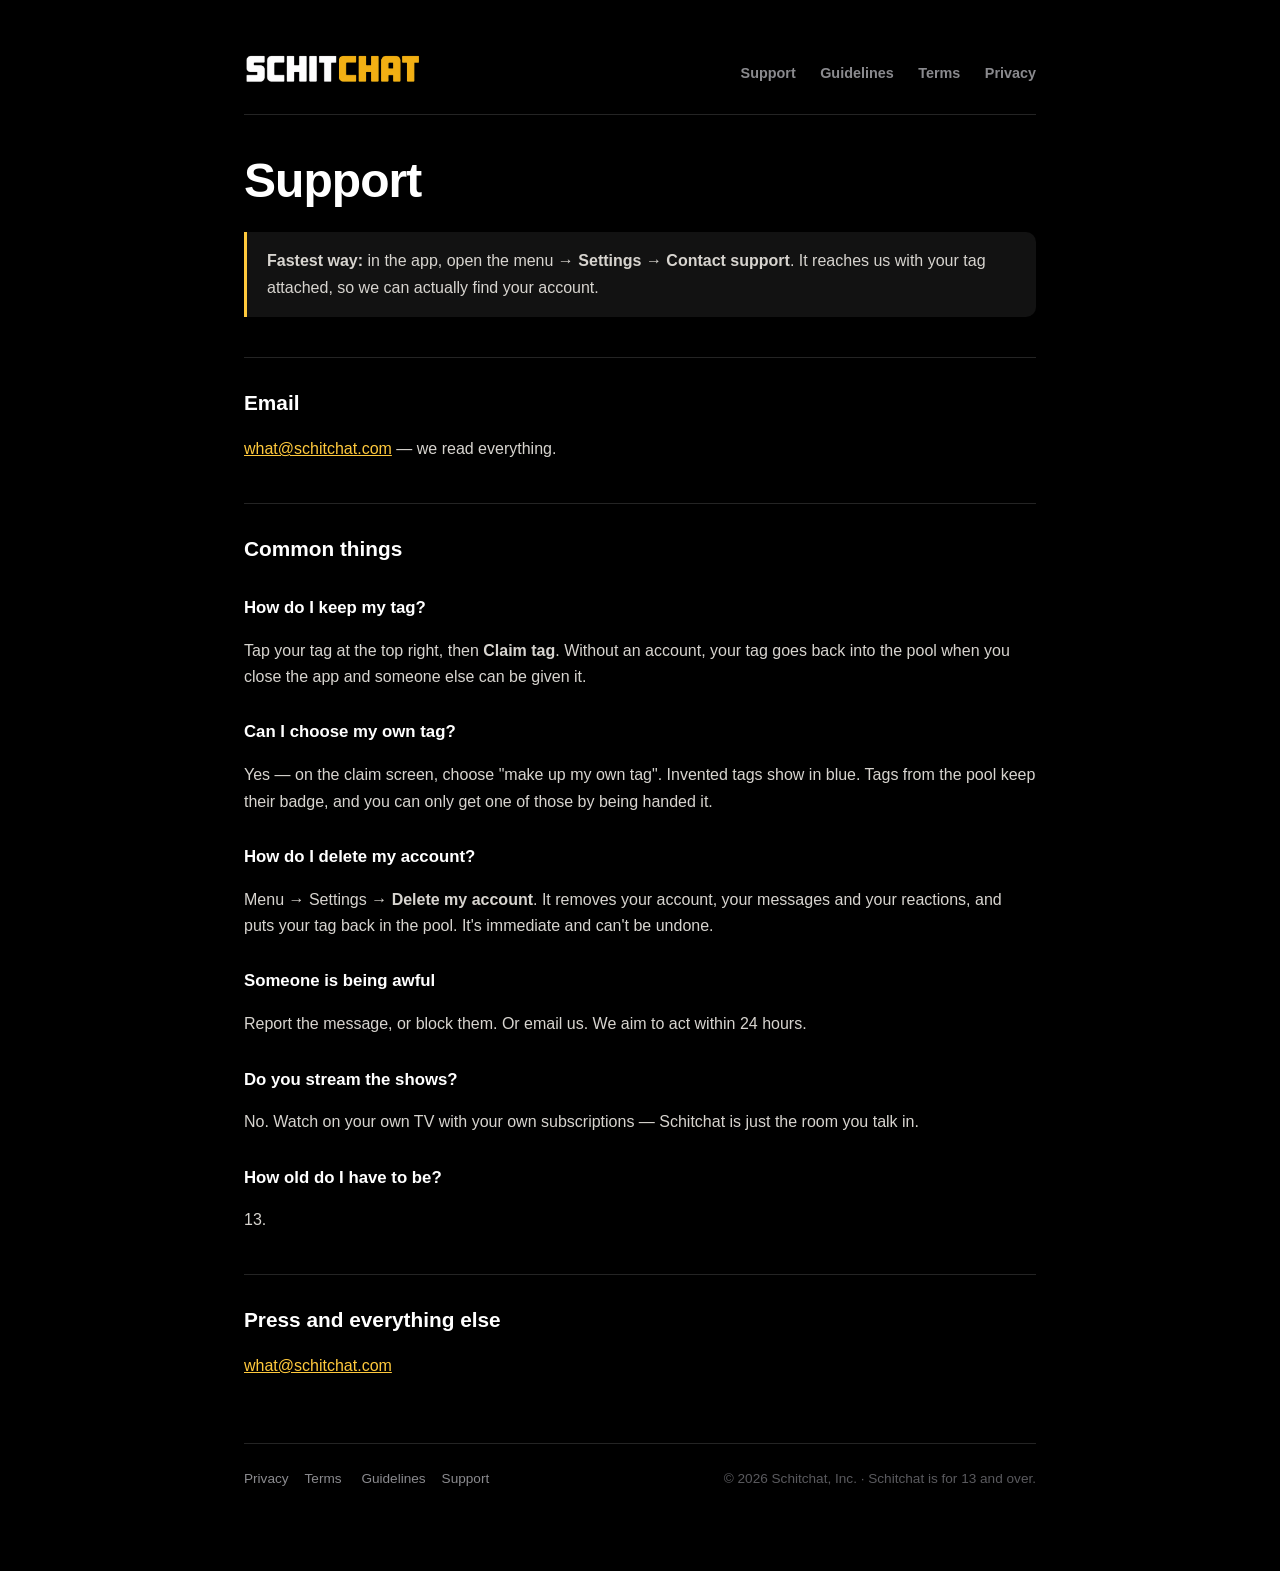
<file: support.html>
<!doctype html><html lang="en"><head><meta charset="utf-8">
<meta name="viewport" content="width=device-width,initial-scale=1">
<link rel="icon" href="/favicon.png"><link rel="stylesheet" href="/style.css">
<title>Support — Schitchat</title><meta name="description" content="Get help with Schitchat.">
</head><body><div class="wrap">
<header class="site">
  <a href="/"><img src="wordmark.png" alt="Schitchat"></a>
  <nav>
    <a href="/support.html">Support</a>
    <a href="/guidelines.html">Guidelines</a>
    <a href="/terms.html">Terms</a>
    <a href="/privacy.html">Privacy</a>
  </nav>
</header>


<div class="legal">
<h1>Support</h1>

<div class="callout"><p><strong>Fastest way:</strong> in the app, open the menu &rarr;
<strong>Settings</strong> &rarr; <strong>Contact support</strong>. It reaches us with your tag
attached, so we can actually find your account.</p></div>

<h2>Email</h2>
<p><a href="mailto:what@schitchat.com">what@schitchat.com</a> &mdash; we read everything.</p>

<h2>Common things</h2>

<h3>How do I keep my tag?</h3>
<p>Tap your tag at the top right, then <strong>Claim tag</strong>. Without an account, your
tag goes back into the pool when you close the app and someone else can be given it.</p>

<h3>Can I choose my own tag?</h3>
<p>Yes &mdash; on the claim screen, choose "make up my own tag". Invented tags show in blue.
Tags from the pool keep their badge, and you can only get one of those by being handed it.</p>

<h3>How do I delete my account?</h3>
<p>Menu &rarr; Settings &rarr; <strong>Delete my account</strong>. It removes your account,
your messages and your reactions, and puts your tag back in the pool. It's immediate and
can't be undone.</p>

<h3>Someone is being awful</h3>
<p>Report the message, or block them. Or email us. We aim to act within 24 hours.</p>

<h3>Do you stream the shows?</h3>
<p>No. Watch on your own TV with your own subscriptions &mdash; Schitchat is just the room
you talk in.</p>

<h3>How old do I have to be?</h3>
<p>13.</p>

<h2>Press and everything else</h2>
<p><a href="mailto:what@schitchat.com">what@schitchat.com</a></p>
</div>

<footer class="site">
  <div>
    <a href="/privacy.html">Privacy</a><a href="/terms.html">Terms</a>
    <a href="/guidelines.html">Guidelines</a><a href="/support.html">Support</a>
  </div>
  <div>&copy; 2026 Schitchat, Inc. &middot; Schitchat is for 13 and over.</div>
</footer>

</div></body></html>
</file>
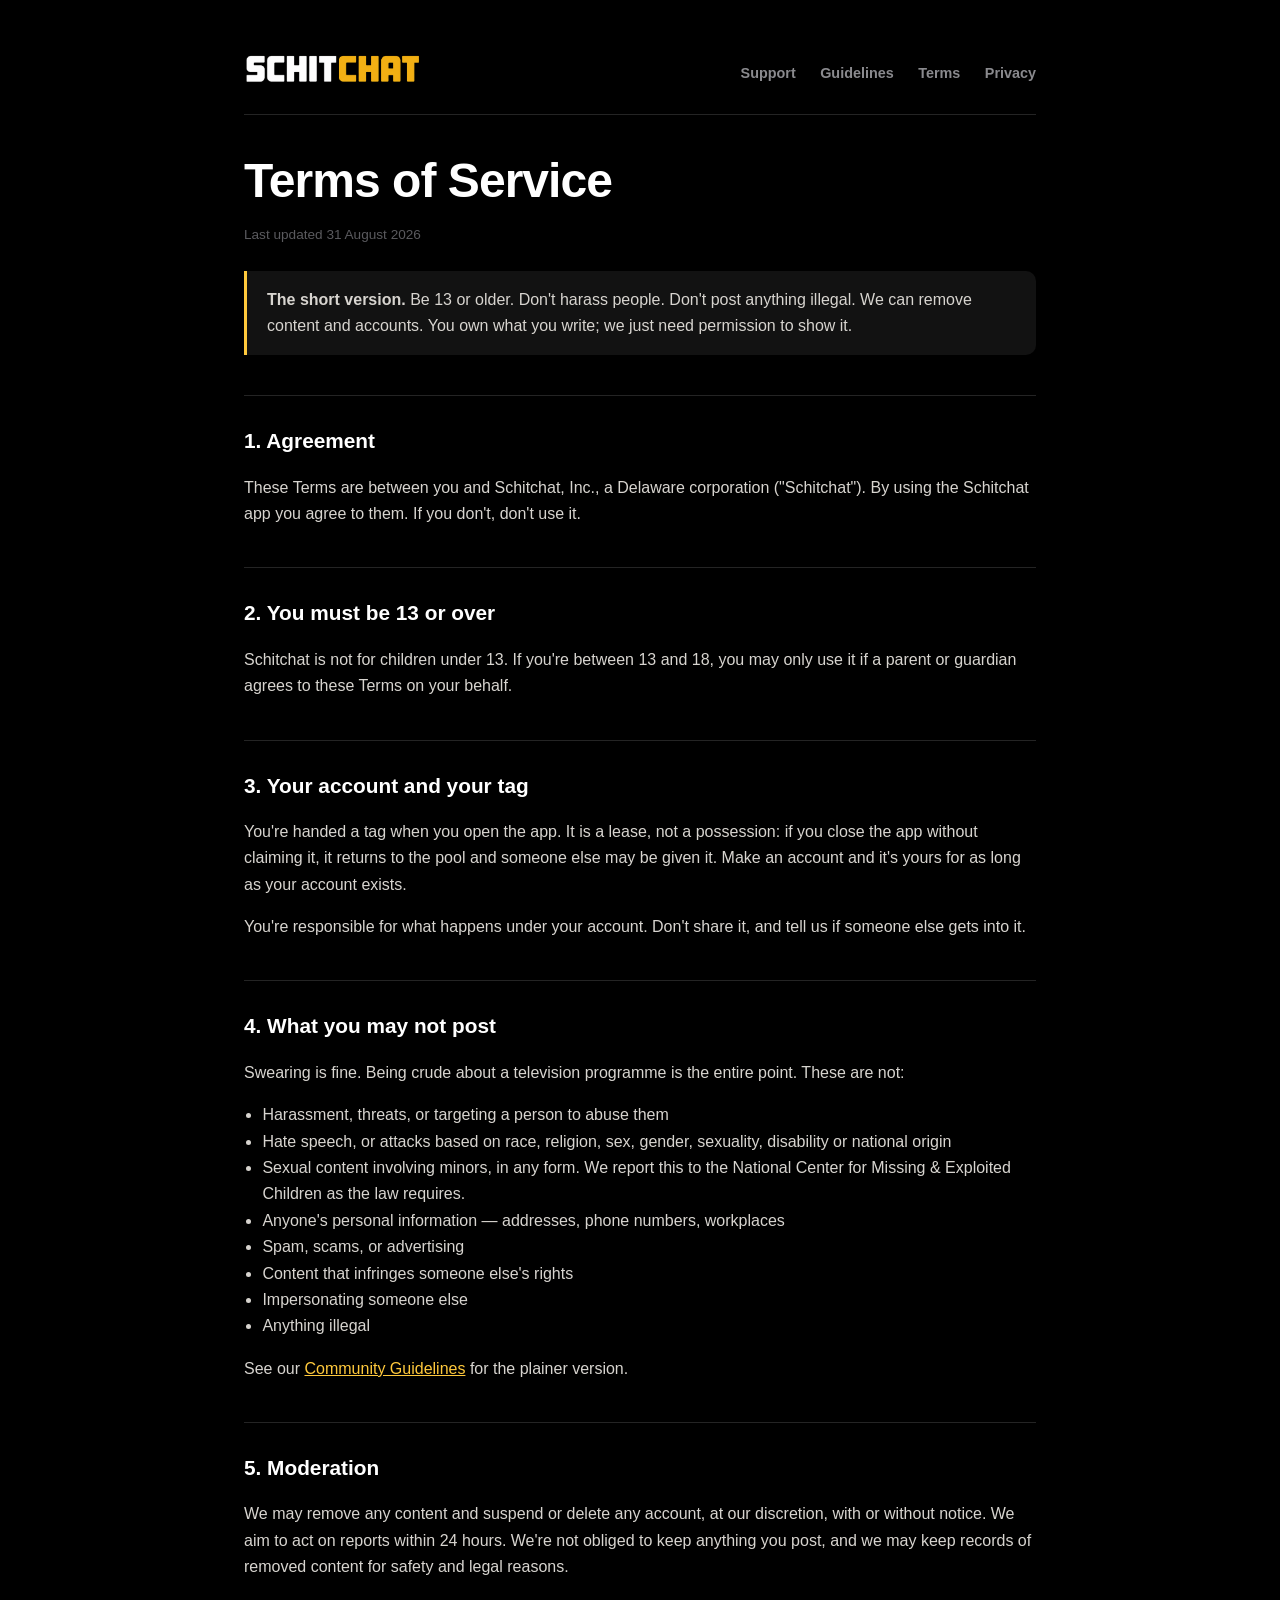
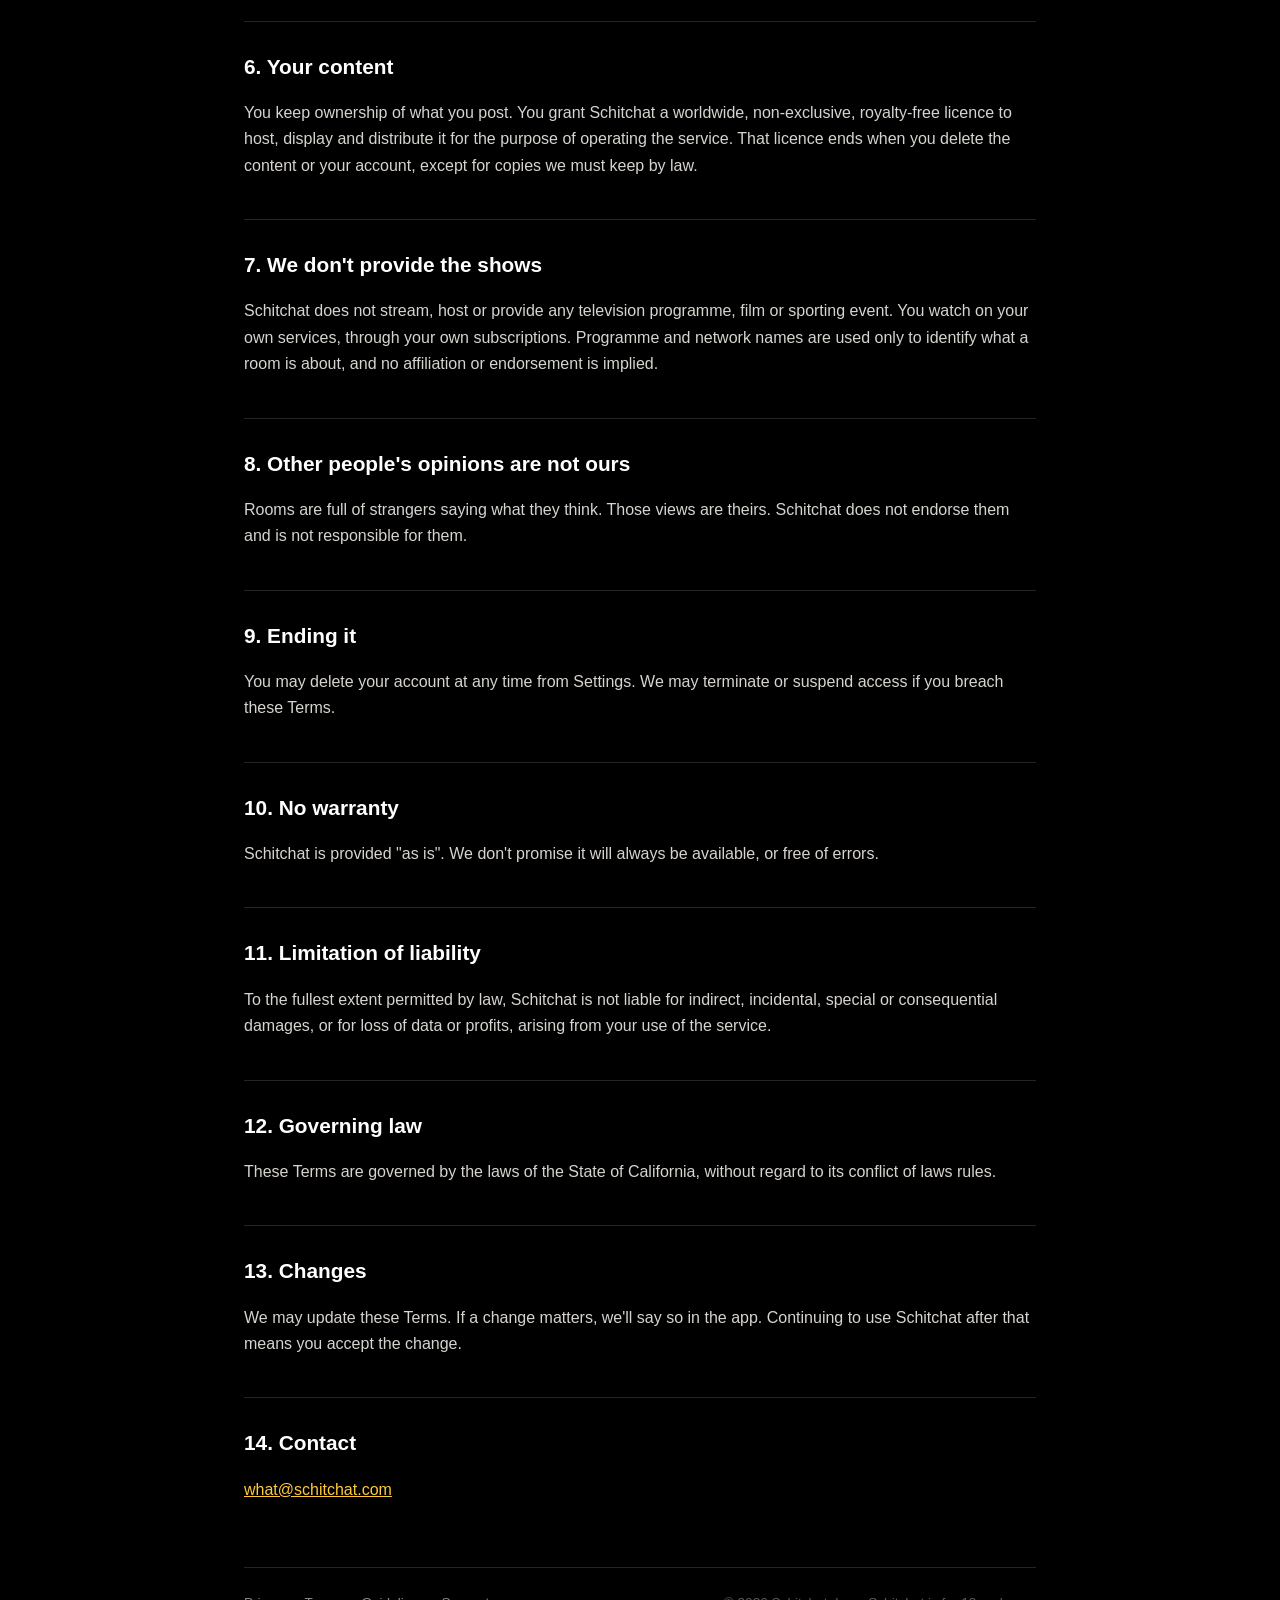
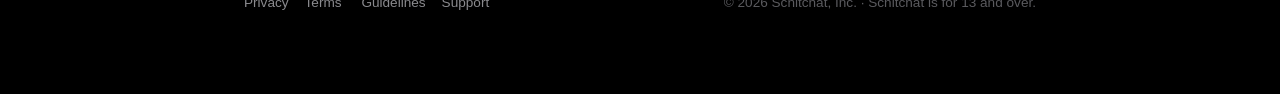
<file: terms.html>
<!doctype html><html lang="en"><head><meta charset="utf-8">
<meta name="viewport" content="width=device-width,initial-scale=1">
<link rel="icon" href="/favicon.png"><link rel="stylesheet" href="/style.css">
<title>Terms of Service — Schitchat</title><meta name="description" content="The rules for using Schitchat.">
</head><body><div class="wrap">
<header class="site">
  <a href="/"><img src="wordmark.png" alt="Schitchat"></a>
  <nav>
    <a href="/support.html">Support</a>
    <a href="/guidelines.html">Guidelines</a>
    <a href="/terms.html">Terms</a>
    <a href="/privacy.html">Privacy</a>
  </nav>
</header>


<div class="legal">
<h1>Terms of Service</h1>
<p class="meta">Last updated 31 August 2026</p>

<div class="callout"><p><strong>The short version.</strong> Be 13 or older. Don't harass
people. Don't post anything illegal. We can remove content and accounts. You own what you
write; we just need permission to show it.</p></div>

<h2>1. Agreement</h2>
<p>These Terms are between you and Schitchat, Inc., a Delaware corporation ("Schitchat").
By using the Schitchat app you agree to them. If you don't, don't use it.</p>

<h2>2. You must be 13 or over</h2>
<p>Schitchat is not for children under 13. If you're between 13 and 18, you may only use it
if a parent or guardian agrees to these Terms on your behalf.</p>

<h2>3. Your account and your tag</h2>
<p>You're handed a tag when you open the app. It is a lease, not a possession: if you close
the app without claiming it, it returns to the pool and someone else may be given it. Make an
account and it's yours for as long as your account exists.</p>
<p>You're responsible for what happens under your account. Don't share it, and tell us if
someone else gets into it.</p>

<h2>4. What you may not post</h2>
<p>Swearing is fine. Being crude about a television programme is the entire point. These are
not:</p>
<ul>
  <li>Harassment, threats, or targeting a person to abuse them</li>
  <li>Hate speech, or attacks based on race, religion, sex, gender, sexuality, disability or
  national origin</li>
  <li>Sexual content involving minors, in any form. We report this to the National Center for
  Missing &amp; Exploited Children as the law requires.</li>
  <li>Anyone's personal information &mdash; addresses, phone numbers, workplaces</li>
  <li>Spam, scams, or advertising</li>
  <li>Content that infringes someone else's rights</li>
  <li>Impersonating someone else</li>
  <li>Anything illegal</li>
</ul>
<p>See our <a href="/guidelines.html">Community Guidelines</a> for the plainer version.</p>

<h2>5. Moderation</h2>
<p>We may remove any content and suspend or delete any account, at our discretion, with or
without notice. We aim to act on reports within 24 hours. We're not obliged to keep anything
you post, and we may keep records of removed content for safety and legal reasons.</p>

<h2>6. Your content</h2>
<p>You keep ownership of what you post. You grant Schitchat a worldwide, non-exclusive,
royalty-free licence to host, display and distribute it for the purpose of operating the
service. That licence ends when you delete the content or your account, except for copies we
must keep by law.</p>

<h2>7. We don't provide the shows</h2>
<p>Schitchat does not stream, host or provide any television programme, film or sporting
event. You watch on your own services, through your own subscriptions. Programme and network
names are used only to identify what a room is about, and no affiliation or endorsement is
implied.</p>

<h2>8. Other people's opinions are not ours</h2>
<p>Rooms are full of strangers saying what they think. Those views are theirs. Schitchat does
not endorse them and is not responsible for them.</p>

<h2>9. Ending it</h2>
<p>You may delete your account at any time from Settings. We may terminate or suspend access
if you breach these Terms.</p>

<h2>10. No warranty</h2>
<p>Schitchat is provided "as is". We don't promise it will always be available, or free of
errors.</p>

<h2>11. Limitation of liability</h2>
<p>To the fullest extent permitted by law, Schitchat is not liable for indirect, incidental,
special or consequential damages, or for loss of data or profits, arising from your use of
the service.</p>

<h2>12. Governing law</h2>
<p>These Terms are governed by the laws of the State of California, without regard to its
conflict of laws rules.</p>

<h2>13. Changes</h2>
<p>We may update these Terms. If a change matters, we'll say so in the app. Continuing to use
Schitchat after that means you accept the change.</p>

<h2>14. Contact</h2>
<p><a href="mailto:what@schitchat.com">what@schitchat.com</a></p>
</div>

<footer class="site">
  <div>
    <a href="/privacy.html">Privacy</a><a href="/terms.html">Terms</a>
    <a href="/guidelines.html">Guidelines</a><a href="/support.html">Support</a>
  </div>
  <div>&copy; 2026 Schitchat, Inc. &middot; Schitchat is for 13 and over.</div>
</footer>

</div></body></html>
</file>
<file: style.css>
/* Schitchat — the same black, gold and pink the app uses. */
:root{
  --bg:#000; --card:#121212; --edge:#242424;
  --ink:#fff; --dim:#8A8A8E; --dimmer:#5A5A5E;
  --gold:#FFC93C; --pink:#FF2D95; --blue:#4FC3F7;
}
*{box-sizing:border-box}
body{
  margin:0; background:var(--bg); color:var(--ink);
  font:16px/1.65 -apple-system,BlinkMacSystemFont,"Segoe UI",Roboto,Helvetica,Arial,sans-serif;
  -webkit-font-smoothing:antialiased;
}
.wrap{max-width:52rem;margin:0 auto;padding:2rem 1.25rem 5rem}
header.site{display:flex;align-items:center;justify-content:space-between;gap:1rem;
  padding:1.25rem 0;border-bottom:1px solid var(--edge);margin-bottom:2.5rem;flex-wrap:wrap}
header.site img{height:34px}
nav a{color:var(--dim);text-decoration:none;font-size:.9rem;font-weight:600;margin-left:1.25rem}
nav a:hover,nav a:focus{color:var(--ink)}
h1{font-size:clamp(2rem,6vw,3rem);line-height:1.1;letter-spacing:-.02em;margin:0 0 1rem;font-weight:800}
h2{font-size:1.3rem;margin:2.5rem 0 .75rem;font-weight:800}
h3{font-size:1.05rem;margin:1.75rem 0 .5rem;font-weight:700}
p,li{color:#D7D4CF}
a{color:var(--gold)}
.lede{font-size:1.15rem;color:var(--dim);max-width:38rem}
.hero{text-align:center;padding:3rem 0 2rem}
.hero img{width:min(300px,70vw);margin-bottom:1.5rem}
.badges{display:flex;gap:.6rem;justify-content:center;flex-wrap:wrap;margin:1.75rem 0}
.badge{background:var(--card);border:1px solid var(--edge);border-radius:999px;
  padding:.4rem .9rem;font-size:.8rem;color:var(--dim);font-weight:600}
.cards{display:grid;gap:1rem;grid-template-columns:repeat(auto-fit,minmax(15rem,1fr));margin:2.5rem 0}
.card{background:var(--card);border:1px solid var(--edge);border-radius:14px;padding:1.25rem}
.card h3{margin-top:0;color:var(--gold)}
.card p{margin:0;font-size:.95rem;color:var(--dim)}
.meta{color:var(--dimmer);font-size:.85rem}
footer.site{border-top:1px solid var(--edge);margin-top:4rem;padding-top:1.5rem;
  color:var(--dimmer);font-size:.85rem;display:flex;justify-content:space-between;gap:1rem;flex-wrap:wrap}
footer.site a{color:var(--dim);text-decoration:none;margin-right:1rem}
footer.site a:hover{color:var(--ink)}
.legal h2{border-top:1px solid var(--edge);padding-top:1.75rem}
.legal ul{padding-left:1.15rem}
.callout{background:var(--card);border-left:3px solid var(--gold);border-radius:0 10px 10px 0;
  padding:1rem 1.25rem;margin:1.5rem 0}
.callout p{margin:0}
code{background:var(--edge);padding:.1em .35em;border-radius:4px;font-size:.9em}
</file>
